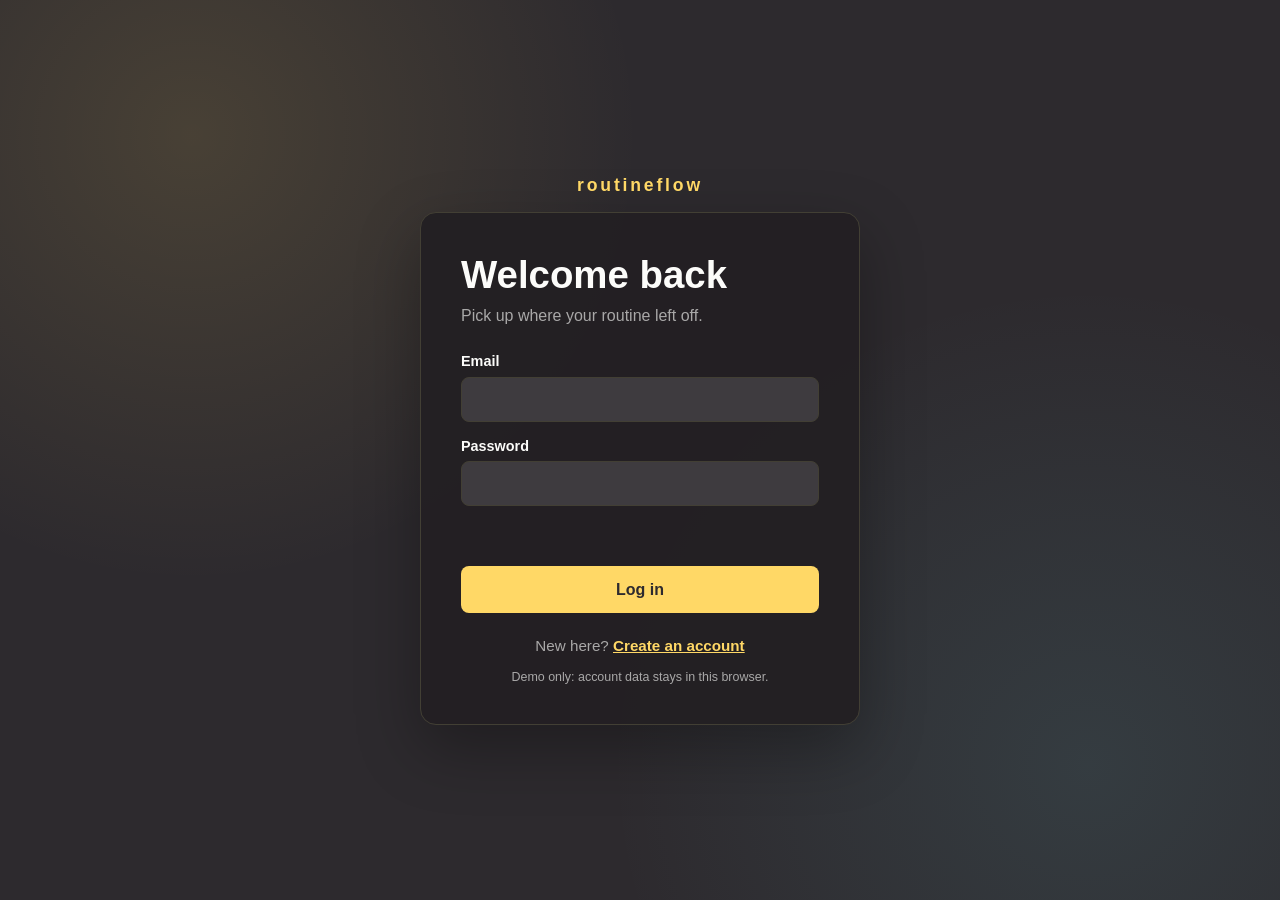
<file: index.html>
<!DOCTYPE html>
<html lang="en">
<head>
    <meta charset="UTF-8">
    <meta name="viewport" content="width=device-width, initial-scale=1.0">
    <title>Increase Productivity with us!</title>
    <link rel="stylesheet" href="styles.css">
</head>
<body>
    <div class="container">
        <!-- Header -->
        <header class="header">
            <div class="header-content">
                <h1 class="logo">routineFLow</h1>
                <div class="clock-header">
                    <div class="flip-clock-header">
                        <div class="flip-clock-field-header" id="clockHoursHeader">00</div>
                        <div class="flip-clock-divider-colon-header"></div>
                        <div class="flip-clock-field-header" id="clockMinutesHeader">00</div>
                    </div>
                </div>
                <div class="header-controls">
                    <button class="calendar-btn" id="calendarBtn" title="View calendar">📅 Calendar</button>
                    <button class="logs-btn" id="logsBtn" title="View activity logs">📋 Logs</button>
                    <button class="logout-btn" id="logoutBtn" title="Log out">↪ Logout</button>
                    <button class="theme-toggle" id="themeToggle" title="Toggle theme">
                        <span class="theme-icon">🌙</span>
                    </button>
                    <select class="theme-selector" id="themeSelector" title="Select theme">
                        <option value="monokaiPro">Monokai Pro</option>
                        <option value="dracula">Dracula</option>
                        <option value="gruvbox">Gruvbox</option>
                        <option value="nord">Nord</option>
                        <option value="tokyoNight">Tokyo Night</option>
                        <option value="catppuccin">Catppuccin</option>
                    </select>
                </div>
            </div>
        </header>

        <!-- Main Content -->
        <main class="main-content">
            <!-- Stats Section -->
            <section class="stats-section">
                <div class="stat-card">
                    <div class="stat-value" id="completedCount">0</div>
                    <div class="stat-label">Completed Today</div>
                </div>
                <div class="stat-card">
                    <div class="stat-value" id="totalCount">0</div>
                    <div class="stat-label">Total Routines</div>
                </div>
                <div class="stat-card">
                    <div class="stat-value" id="percentageCount">0%</div>
                    <div class="stat-label">Completion Rate</div>
                </div>
            </section>

            <!-- Input Section -->
            <section class="input-section">
                <div class="input-wrapper">
                    <input 
                        type="text" 
                        id="routineInput" 
                        class="routine-input" 
                        placeholder="Add a new routine..."
                        autocomplete="off"
                    >
                    <button class="add-btn" id="addBtn">Add Routine</button>
                    <button class="schedule-btn" id="scheduleBtn" title="Schedule routine to specific days">📅 Schedule</button>
                </div>
                <div class="filter-buttons">
                    <button class="filter-btn active" data-filter="all">All</button>
                    <button class="filter-btn" data-filter="pending">Pending</button>
                    <button class="filter-btn" data-filter="completed">Completed</button>
                </div>
            </section>

            <!-- Routines List -->
            <section class="routines-section">
                <div class="routines-list" id="routinesList">
                    <div class="empty-state">
                        <div class="empty-icon">✨</div>
                        <p>No routines yet. Start building your routine!</p>
                    </div>
                </div>
            </section>

            <!-- Clear Completed Button -->
            <section class="action-section">
                <button class="clear-btn" id="clearCompletedBtn">Clear Completed</button>
                <button class="reset-btn" id="resetBtn">Reset Today</button>
            </section>
        </main>

        <!-- Footer -->
        <footer class="footer">
            <p>routine checker · made with ✨</p>
        </footer>

        <!-- Schedule Modal -->
        <div class="schedule-modal" id="scheduleModal">
            <div class="schedule-modal-content">
                <div class="schedule-modal-header">
                    <h2>Schedule Routine</h2>
                    <button class="close-schedule-modal" id="closeScheduleModal">&times;</button>
                </div>
                <div class="schedule-form">
                    <div class="form-group">
                        <label for="scheduledRoutineText">Routine Name:</label>
                        <input type="text" id="scheduledRoutineText" class="form-input" placeholder="Enter routine name">
                    </div>
                    <div class="form-group">
                        <label for="periodSelect">Schedule Period:</label>
                        <select id="periodSelect" class="form-select">
                            <option value="weekly">Weekly (7 Days)</option>
                            <option value="monthly">Monthly (30 Days)</option>
                            <option value="yearly">Yearly (365 Days)</option>
                        </select>
                    </div>
                    <div class="calendar-container" id="calendarContainer"></div>
                    <div class="schedule-modal-actions">
                        <button class="cancel-schedule-btn" id="cancelScheduleBtn">Cancel</button>
                        <button class="save-schedule-btn" id="saveScheduleBtn">Save Schedule</button>
                    </div>
                </div>
            </div>
        </div>

        <!-- Logs Modal -->
        <div class="logs-modal" id="logsModal">
            <div class="logs-modal-content">
                <div class="logs-modal-header">
                    <h2>Activity Logs</h2>
                    <button class="close-logs-modal" id="closeLogsModal">&times;</button>
                </div>
                <div class="logs-list" id="logsList">
                    <div class="empty-state">
                        <div class="empty-icon">📋</div>
                        <p>No logs yet. Start using the app!</p>
                    </div>
                </div>
                <div class="logs-modal-footer">
                    <button class="clear-logs-btn" id="clearLogsBtn">Clear All Logs</button>
                </div>
            </div>
        </div>

        <!-- Calendar Modal -->
        <div class="calendar-modal" id="calendarModal">
            <div class="calendar-modal-content">
                <div class="calendar-modal-header">
                    <h2>Calendar</h2>
                    <button class="close-calendar-modal" id="closeCalendarModal">&times;</button>
                </div>
                <div class="flip-calendar">
                    <div class="calendar-header">
                        <button class="calendar-nav-btn" id="prevMonth">&lt;</button>
                        <div class="calendar-month-year" id="calendarMonthYear">January 2024</div>
                        <button class="calendar-nav-btn" id="nextMonth">&gt;</button>
                    </div>
                    <div class="calendar-weekdays">
                        <div class="weekday">Sun</div>
                        <div class="weekday">Mon</div>
                        <div class="weekday">Tue</div>
                        <div class="weekday">Wed</div>
                        <div class="weekday">Thu</div>
                        <div class="weekday">Fri</div>
                        <div class="weekday">Sat</div>
                    </div>
                    <div class="calendar-days" id="calendarDays"></div>
                </div>
            </div>
        </div>
    </div>

    <script src="script.js"></script>
</body>
</html>
</file>
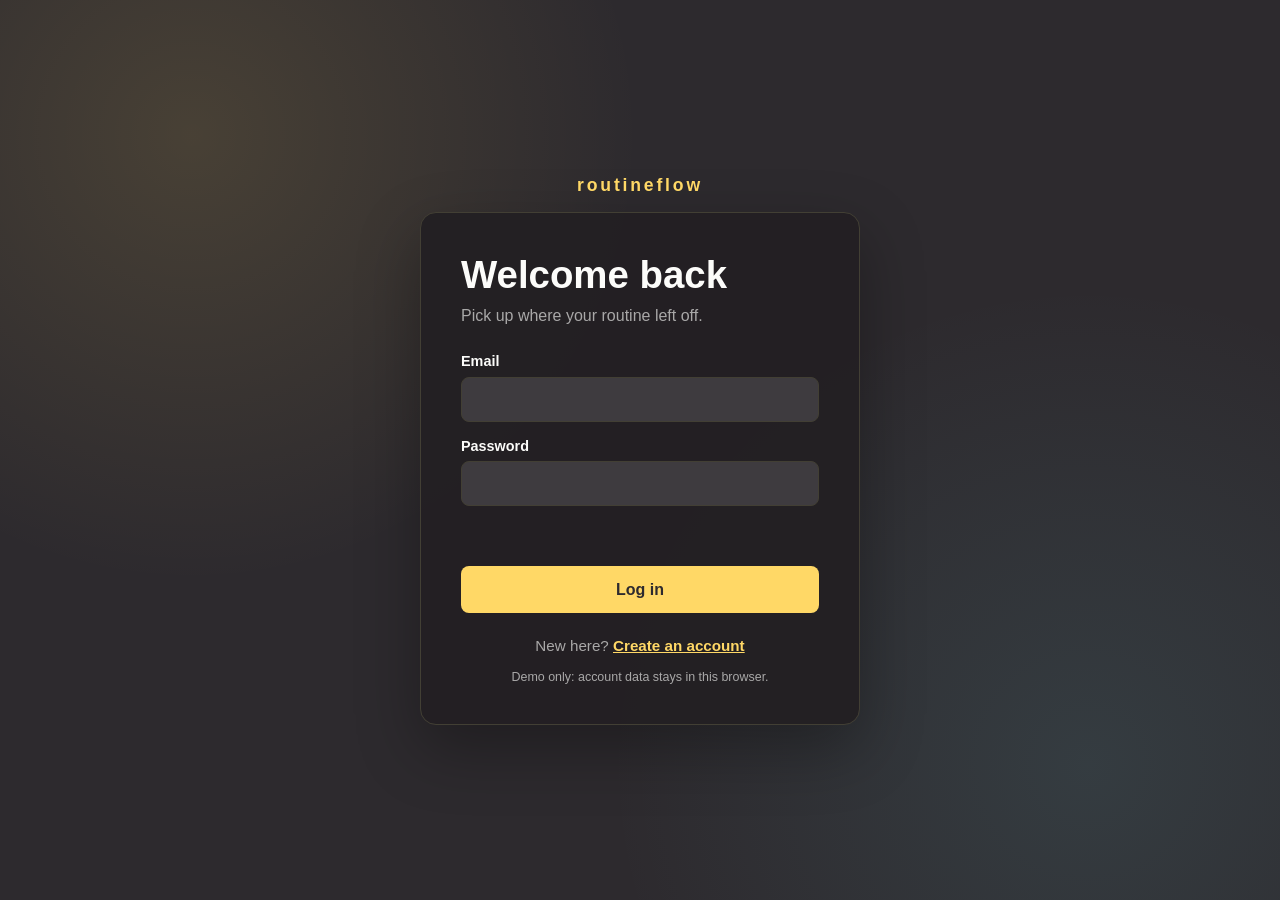
<file: login.html>
<!DOCTYPE html>
<html lang="en">
<head>
    <meta charset="UTF-8">
    <meta name="viewport" content="width=device-width, initial-scale=1.0">
    <title>Log in | routineFLow</title>
    <link rel="stylesheet" href="auth.css">
</head>
<body data-auth-mode="login">
    <main class="auth-shell">
        <p class="auth-brand">routineFLow</p>
        <section class="auth-card" aria-labelledby="login-title">
            <h1 id="login-title">Welcome back</h1>
            <p class="auth-intro">Pick up where your routine left off.</p>
            <form class="auth-form" id="authForm">
                <label for="email">Email
                    <input id="email" name="email" type="email" autocomplete="email" required>
                </label>
                <label for="password">Password
                    <input id="password" name="password" type="password" autocomplete="current-password" required>
                </label>
                <p class="auth-message" id="authMessage" role="alert"></p>
                <button class="auth-submit" type="submit">Log in</button>
            </form>
            <p class="auth-switch">New here? <a href="signup.html">Create an account</a></p>
            <p class="auth-note">Demo only: account data stays in this browser.</p>
        </section>
    </main>
    <script src="auth.js"></script>
</body>
</html>
</file>
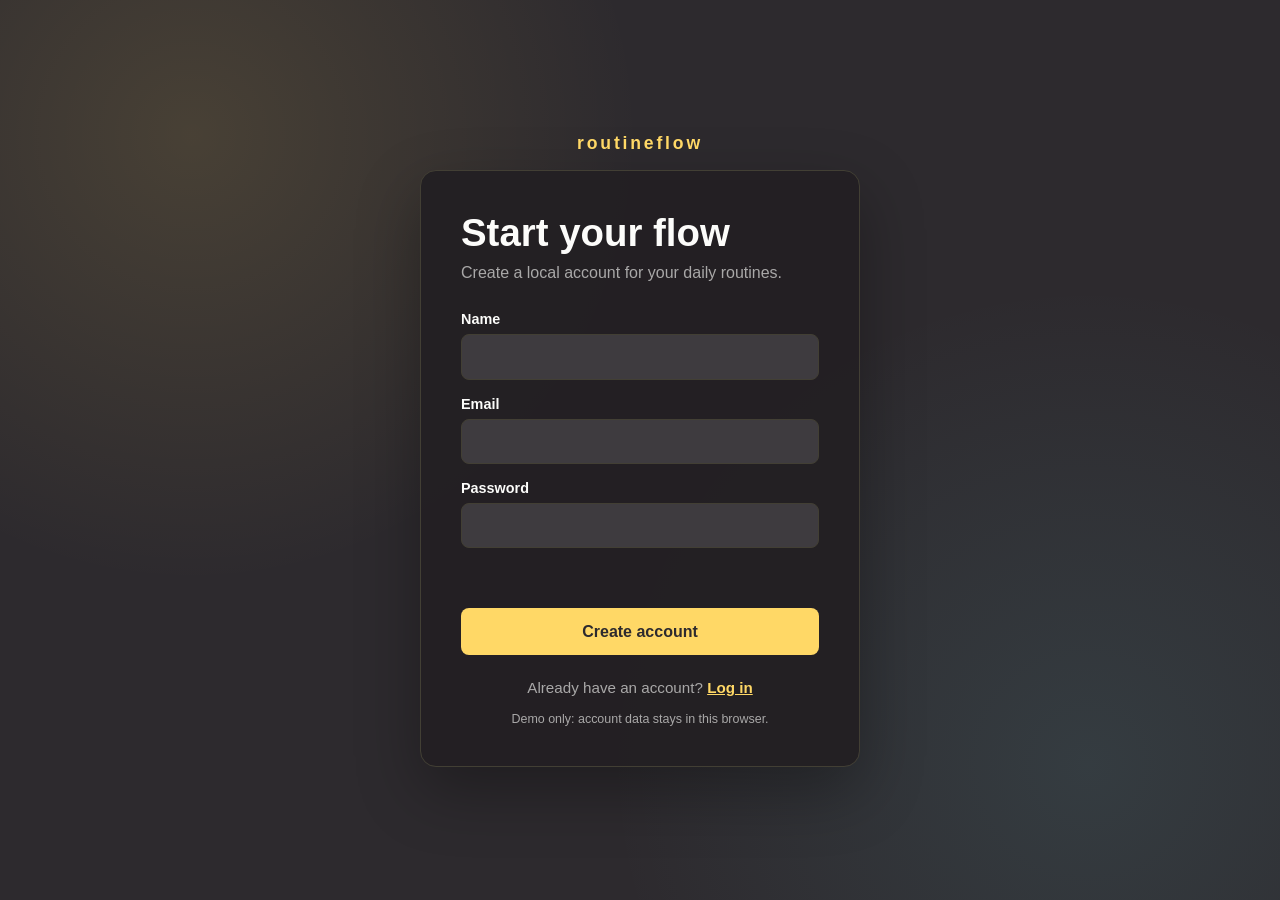
<file: signup.html>
<!DOCTYPE html>
<html lang="en">
<head>
    <meta charset="UTF-8">
    <meta name="viewport" content="width=device-width, initial-scale=1.0">
    <title>Sign up | routineFLow</title>
    <link rel="stylesheet" href="auth.css">
</head>
<body data-auth-mode="signup">
    <main class="auth-shell">
        <p class="auth-brand">routineFLow</p>
        <section class="auth-card" aria-labelledby="signup-title">
            <h1 id="signup-title">Start your flow</h1>
            <p class="auth-intro">Create a local account for your daily routines.</p>
            <form class="auth-form" id="authForm">
                <label for="name">Name
                    <input id="name" name="name" type="text" autocomplete="name" required>
                </label>
                <label for="email">Email
                    <input id="email" name="email" type="email" autocomplete="email" required>
                </label>
                <label for="password">Password
                    <input id="password" name="password" type="password" minlength="6" autocomplete="new-password" required>
                </label>
                <p class="auth-message" id="authMessage" role="alert"></p>
                <button class="auth-submit" type="submit">Create account</button>
            </form>
            <p class="auth-switch">Already have an account? <a href="login.html">Log in</a></p>
            <p class="auth-note">Demo only: account data stays in this browser.</p>
        </section>
    </main>
    <script src="auth.js"></script>
</body>
</html>
</file>
<file: styles.css>
/* ============================================
   ROUTINE CHECKER - MONKEYTYPE INSPIRED DESIGN
   ============================================ */

:root {
    /* Default Theme: Monokai Pro */
    --bg-primary: #2d2a2e;
    --bg-secondary: #221f22;
    --bg-tertiary: #3e3b3f;
    --text-primary: #fcfcfa;
    --text-secondary: #a9a8a8;
    --accent-primary: #ffd866;
    --accent-secondary: #ff6188;
    --accent-success: #a9dc76;
    --accent-highlight: #78dce8;
    --border-color: #423f34;
    --shadow: rgba(0, 0, 0, 0.3);
    
    /* Spacing */
    --spacing-xs: 0.25rem;
    --spacing-sm: 0.5rem;
    --spacing-md: 1rem;
    --spacing-lg: 1.5rem;
    --spacing-xl: 2rem;
    --spacing-2xl: 3rem;
    
    /* Border Radius */
    --radius-sm: 0.25rem;
    --radius-md: 0.5rem;
    --radius-lg: 1rem;
    
    /* Transitions */
    --transition-fast: 150ms cubic-bezier(0.4, 0, 0.2, 1);
    --transition-normal: 300ms cubic-bezier(0.4, 0, 0.2, 1);
    --transition-slow: 500ms cubic-bezier(0.4, 0, 0.2, 1);
}

/* ============================================
   LIGHT MODE
   ============================================ */
body.light-mode {
    --bg-primary: #f5f5f5;
    --bg-secondary: #ffffff;
    --bg-tertiary: #eeeeee;
    --text-primary: #2d2a2e;
    --text-secondary: #7a7a7a;
    --accent-primary: #ffd866;
    --accent-secondary: #ff6188;
    --accent-success: #a9dc76;
    --accent-highlight: #78dce8;
    --border-color: #e0e0e0;
    --shadow: rgba(0, 0, 0, 0.1);
}

/* ============================================
   THEME VARIATIONS
   ============================================ */

/* Dracula Theme */
body[data-theme="dracula"] {
    --bg-primary: #282a36;
    --bg-secondary: #21222c;
    --bg-tertiary: #44475a;
    --text-primary: #f8f8f2;
    --text-secondary: #6272a4;
    --accent-primary: #f1fa8c;
    --accent-secondary: #ff79c6;
    --accent-success: #50fa7b;
    --accent-highlight: #8be9fd;
    --border-color: #44475a;
}

body.light-mode[data-theme="dracula"] {
    --bg-primary: #f5f5f5;
    --bg-secondary: #ffffff;
    --bg-tertiary: #eeeeee;
    --text-primary: #282a36;
    --text-secondary: #6272a4;
    --accent-primary: #f1fa8c;
    --accent-secondary: #ff79c6;
    --accent-success: #50fa7b;
    --accent-highlight: #8be9fd;
    --border-color: #e0e0e0;
}

/* Gruvbox Theme */
body[data-theme="gruvbox"] {
    --bg-primary: #282828;
    --bg-secondary: #1d2021;
    --bg-tertiary: #3c3836;
    --text-primary: #ebdbb2;
    --text-secondary: #a89984;
    --accent-primary: #fabd2f;
    --accent-secondary: #fb4934;
    --accent-success: #b8bb26;
    --accent-highlight: #83a598;
    --border-color: #3c3836;
}

body.light-mode[data-theme="gruvbox"] {
    --bg-primary: #f9f5d5;
    --bg-secondary: #fbf1c7;
    --bg-tertiary: #f2e5bc;
    --text-primary: #282828;
    --text-secondary: #928374;
    --accent-primary: #fabd2f;
    --accent-secondary: #fb4934;
    --accent-success: #b8bb26;
    --accent-highlight: #83a598;
    --border-color: #e0d5c7;
}

/* Nord Theme */
body[data-theme="nord"] {
    --bg-primary: #2e3440;
    --bg-secondary: #3b4252;
    --bg-tertiary: #434c5e;
    --text-primary: #eceff4;
    --text-secondary: #81a1c1;
    --accent-primary: #ebcb8b;
    --accent-secondary: #bf616a;
    --accent-success: #a3be8c;
    --accent-highlight: #88c0d0;
    --border-color: #4c566a;
}

body.light-mode[data-theme="nord"] {
    --bg-primary: #f5f5f5;
    --bg-secondary: #ffffff;
    --bg-tertiary: #eeeeee;
    --text-primary: #2e3440;
    --text-secondary: #81a1c1;
    --accent-primary: #ebcb8b;
    --accent-secondary: #bf616a;
    --accent-success: #a3be8c;
    --accent-highlight: #88c0d0;
    --border-color: #e0e0e0;
}

/* Tokyo Night Theme */
body[data-theme="tokyoNight"] {
    --bg-primary: #1a1b26;
    --bg-secondary: #16161e;
    --bg-tertiary: #292e42;
    --text-primary: #c0caf5;
    --text-secondary: #565f89;
    --accent-primary: #e0af68;
    --accent-secondary: #f7768e;
    --accent-success: #9ece6a;
    --accent-highlight: #7aa2f7;
    --border-color: #292e42;
}

body.light-mode[data-theme="tokyoNight"] {
    --bg-primary: #f5f5f5;
    --bg-secondary: #ffffff;
    --bg-tertiary: #eeeeee;
    --text-primary: #3b3f52;
    --text-secondary: #7e8294;
    --accent-primary: #e0af68;
    --accent-secondary: #f7768e;
    --accent-success: #9ece6a;
    --accent-highlight: #7aa2f7;
    --border-color: #e0e0e0;
}

/* Catppuccin Theme */
body[data-theme="catppuccin"] {
    --bg-primary: #1e1e2e;
    --bg-secondary: #11111b;
    --bg-tertiary: #313244;
    --text-primary: #cdd6f4;
    --text-secondary: #6c7086;
    --accent-primary: #f9e2af;
    --accent-secondary: #f38ba8;
    --accent-success: #a6e3a1;
    --accent-highlight: #89b4fa;
    --border-color: #313244;
}

body.light-mode[data-theme="catppuccin"] {
    --bg-primary: #f5f5f5;
    --bg-secondary: #ffffff;
    --bg-tertiary: #eeeeee;
    --text-primary: #4c4f69;
    --text-secondary: #8c8fa1;
    --accent-primary: #f9e2af;
    --accent-secondary: #f38ba8;
    --accent-success: #a6e3a1;
    --accent-highlight: #89b4fa;
    --border-color: #e0e0e0;
}

/* ============================================
   GLOBAL STYLES
   ============================================ */

* {
    margin: 0;
    padding: 0;
    box-sizing: border-box;
}

html {
    scroll-behavior: smooth;
}

body {
    font-family: 'Segoe UI', 'Roboto', 'Oxygen', 'Ubuntu', 'Cantarell', sans-serif;
    background-color: var(--bg-primary);
    color: var(--text-primary);
    transition: background-color var(--transition-normal), color var(--transition-normal);
    line-height: 1.6;
    letter-spacing: 0.5px;
}

/* ============================================
   CONTAINER & LAYOUT
   ============================================ */

.container {
    display: flex;
    flex-direction: column;
    min-height: 100vh;
    width: 100%;
    padding: 0;
}

/* ============================================
   HEADER
   ============================================ */

.header {
    background-color: var(--bg-secondary);
    border-bottom: 1px solid var(--border-color);
    padding: var(--spacing-xl) var(--spacing-lg);
    position: sticky;
    top: 0;
    z-index: 100;
    box-shadow: 0 2px 8px var(--shadow);
}

.header-content {
    display: flex;
    justify-content: space-between;
    align-items: center;
    gap: var(--spacing-lg);
}

.logo {
    font-size: 1.75rem;
    font-weight: 600;
    letter-spacing: 2px;
    color: var(--accent-primary);
    text-transform: lowercase;
    text-shadow: 0 2px 8px var(--shadow);
    flex-shrink: 0;
}

.clock-header {
    display: flex;
    align-items: center;
    flex: 1;
    justify-content: center;
}

.flip-clock-header {
    display: flex;
    align-items: center;
    gap: var(--spacing-sm);
    background: linear-gradient(135deg, rgba(255, 216, 102, 0.1), rgba(120, 220, 232, 0.1));
    padding: var(--spacing-md) var(--spacing-lg);
    border-radius: var(--radius-md);
    border: 1px solid var(--border-color);
}

.flip-clock-field-header {
    font-size: 1.5rem;
    font-weight: 700;
    font-variant-numeric: tabular-nums;
    color: var(--accent-primary);
    text-shadow: 0 0 10px var(--accent-primary);
    font-family: 'Monaco', 'Courier New', monospace;
    letter-spacing: 0.1em;
    min-width: 45px;
    text-align: center;
}

.flip-clock-divider-colon-header {
    font-size: 1.3rem;
    font-weight: bold;
    color: var(--accent-primary);
    text-shadow: 0 0 10px var(--accent-primary);
    letter-spacing: -8px;
}

.flip-clock-divider-colon-header::before {
    content: ':';
}

.header-controls {
    display: flex;
    gap: var(--spacing-md);
    align-items: center;
    flex-shrink: 0;
}

.calendar-btn {
    background-color: var(--bg-tertiary);
    border: 1px solid var(--border-color);
    color: var(--text-primary);
    padding: var(--spacing-sm) var(--spacing-md);
    border-radius: var(--radius-md);
    cursor: pointer;
    font-weight: 600;
    font-size: 0.95rem;
    transition: all var(--transition-fast);
    text-transform: uppercase;
    letter-spacing: 0.5px;
    display: flex;
    align-items: center;
    gap: var(--spacing-sm);
}

.calendar-btn:hover {
    background-color: var(--accent-highlight);
    color: var(--bg-primary);
    border-color: var(--accent-highlight);
    transform: translateY(-2px);
}

.calendar-btn:active {
    transform: translateY(0);
}

.theme-toggle {
    background-color: var(--bg-tertiary);
    border: 1px solid var(--border-color);
    color: var(--text-primary);
    width: 40px;
    height: 40px;
    border-radius: var(--radius-md);
    cursor: pointer;
    font-size: 1.2rem;
    display: flex;
    align-items: center;
    justify-content: center;
    transition: all var(--transition-fast);
}

.theme-toggle:hover {
    background-color: var(--accent-primary);
    color: var(--bg-primary);
    transform: scale(1.05);
}

.theme-selector {
    background-color: var(--bg-tertiary);
    border: 1px solid var(--border-color);
    color: var(--text-primary);
    padding: var(--spacing-sm) var(--spacing-md);
    border-radius: var(--radius-md);
    cursor: pointer;
    font-size: 0.95rem;
    transition: all var(--transition-fast);
    font-weight: 500;
}

.theme-selector:hover {
    background-color: var(--bg-tertiary);
    border-color: var(--accent-primary);
}

.theme-selector:focus {
    outline: none;
    border-color: var(--accent-primary);
    box-shadow: 0 0 0 2px rgba(255, 216, 102, 0.2);
}

/* ============================================
   CALENDAR MODAL
   ============================================ */

.calendar-modal {
    display: none;
    position: fixed;
    top: 0;
    left: 0;
    right: 0;
    bottom: 0;
    background-color: rgba(0, 0, 0, 0.7);
    z-index: 1000;
    align-items: center;
    justify-content: center;
    animation: fadeIn 200ms ease-out;
}

.calendar-modal.active {
    display: flex;
}

.calendar-modal-content {
    background-color: var(--bg-secondary);
    border: 1px solid var(--border-color);
    border-radius: var(--radius-lg);
    padding: var(--spacing-xl);
    max-width: 600px;
    width: 90%;
    max-height: 80vh;
    overflow: hidden;
    box-shadow: 0 8px 32px rgba(0, 0, 0, 0.5);
}

.calendar-modal-header {
    display: flex;
    justify-content: space-between;
    align-items: center;
    margin-bottom: var(--spacing-lg);
    border-bottom: 1px solid var(--border-color);
    padding-bottom: var(--spacing-lg);
}

.calendar-modal-header h2 {
    color: var(--text-primary);
    font-size: 1.5rem;
}

.close-calendar-modal {
    background: none;
    border: none;
    color: var(--text-primary);
    font-size: 2rem;
    cursor: pointer;
    transition: color var(--transition-fast);
}

.close-calendar-modal:hover {
    color: var(--accent-secondary);
}

/* ============================================
   DATETIME SECTION (CLOCK & CALENDAR)
   ============================================ */

/* ============================================
   MAIN CONTENT
   ============================================ */

.main-content {
    flex: 1;
    padding: var(--spacing-2xl) var(--spacing-lg);
}

/* ============================================
   CALENDAR STYLES
   ============================================ */

.flip-calendar {
    background: linear-gradient(135deg, var(--bg-tertiary) 0%, var(--bg-secondary) 100%);
    border: 2px solid var(--border-color);
    border-radius: var(--radius-lg);
    padding: var(--spacing-xl);
    box-shadow: 0 10px 30px var(--shadow), inset 0 1px 0 rgba(255, 255, 255, 0.1);
    min-width: 300px;
    position: relative;
}

.flip-calendar::before {
    content: '';
    position: absolute;
    top: 0;
    left: 0;
    right: 0;
    bottom: 0;
    background: repeating-linear-gradient(
        0deg,
        rgba(255, 255, 255, 0.03) 0px,
        rgba(255, 255, 255, 0.03) 1px,
        transparent 1px,
        transparent 2px
    );
    border-radius: var(--radius-lg);
    pointer-events: none;
}

.calendar-header {
    display: flex;
    justify-content: space-between;
    align-items: center;
    margin-bottom: var(--spacing-lg);
    gap: var(--spacing-md);
}

.calendar-nav-btn {
    background-color: var(--accent-primary);
    border: none;
    color: var(--bg-primary);
    width: 36px;
    height: 36px;
    border-radius: var(--radius-md);
    cursor: pointer;
    font-weight: 700;
    font-size: 1.2rem;
    transition: all var(--transition-fast);
    display: flex;
    align-items: center;
    justify-content: center;
    box-shadow: 0 4px 12px rgba(255, 216, 102, 0.2);
}

.calendar-nav-btn:hover {
    transform: translateY(-2px) scale(1.05);
    box-shadow: 0 6px 16px rgba(255, 216, 102, 0.4);
}

.calendar-nav-btn:active {
    transform: translateY(0);
}

.calendar-month-year {
    font-size: 1.3rem;
    font-weight: 700;
    color: var(--accent-primary);
    text-shadow: 0 0 10px var(--accent-primary);
    letter-spacing: 1px;
    text-transform: uppercase;
    flex: 1;
    text-align: center;
    font-family: 'Monaco', 'Courier New', monospace;
}

.calendar-weekdays {
    display: grid;
    grid-template-columns: repeat(7, 1fr);
    gap: var(--spacing-sm);
    margin-bottom: var(--spacing-lg);
}

.weekday {
    text-align: center;
    font-weight: 700;
    font-size: 0.8rem;
    color: var(--text-secondary);
    text-transform: uppercase;
    letter-spacing: 1px;
    padding: var(--spacing-sm);
}

.calendar-days {
    display: grid;
    grid-template-columns: repeat(7, 1fr);
    gap: var(--spacing-sm);
}

.calendar-day {
    aspect-ratio: 1 / 1;
    display: flex;
    align-items: center;
    justify-content: center;
    background-color: var(--bg-secondary);
    border: 1px solid var(--border-color);
    border-radius: var(--radius-md);
    color: var(--text-primary);
    font-weight: 600;
    cursor: default;
    font-size: 0.95rem;
    transition: all var(--transition-fast);
    position: relative;
}

.calendar-day:hover {
    border-color: var(--accent-highlight);
    transform: translateY(-2px);
}

.calendar-day.today {
    background: linear-gradient(135deg, var(--accent-primary) 0%, var(--accent-highlight) 100%);
    color: var(--bg-primary);
    border-color: var(--accent-primary);
    font-weight: 700;
    box-shadow: 0 4px 12px rgba(255, 216, 102, 0.3);
}

.calendar-day.other-month {
    color: var(--text-secondary);
    opacity: 0.5;
}

/* ============================================
   STATS SECTION
   ============================================ */

.stats-section {
    display: grid;
    grid-template-columns: repeat(auto-fit, minmax(150px, 1fr));
    gap: var(--spacing-lg);
    margin-bottom: var(--spacing-2xl);
}

.stat-card {
    background-color: var(--bg-secondary);
    border: 1px solid var(--border-color);
    border-radius: var(--radius-lg);
    padding: var(--spacing-lg);
    text-align: center;
    transition: all var(--transition-normal);
    cursor: default;
}

.stat-card:hover {
    transform: translateY(-2px);
    border-color: var(--accent-primary);
    box-shadow: 0 8px 24px var(--shadow);
}

.stat-value {
    font-size: 2rem;
    font-weight: 700;
    color: var(--accent-primary);
    margin-bottom: var(--spacing-sm);
    font-variant-numeric: tabular-nums;
}

.stat-label {
    font-size: 0.85rem;
    color: var(--text-secondary);
    text-transform: uppercase;
    letter-spacing: 1px;
    font-weight: 600;
}

/* ============================================
   INPUT SECTION
   ============================================ */

.input-section {
    margin-bottom: var(--spacing-2xl);
}

.input-wrapper {
    display: flex;
    gap: var(--spacing-md);
    margin-bottom: var(--spacing-lg);
}

.routine-input {
    flex: 1;
    background-color: var(--bg-secondary);
    border: 1px solid var(--border-color);
    color: var(--text-primary);
    padding: var(--spacing-md) var(--spacing-lg);
    border-radius: var(--radius-md);
    font-size: 1rem;
    transition: all var(--transition-normal);
    font-family: inherit;
}

.routine-input::placeholder {
    color: var(--text-secondary);
}

.routine-input:focus {
    outline: none;
    border-color: var(--accent-primary);
    box-shadow: 0 0 0 3px rgba(255, 216, 102, 0.15);
}

.add-btn {
    background-color: var(--accent-primary);
    border: none;
    color: var(--bg-primary);
    padding: var(--spacing-md) var(--spacing-xl);
    border-radius: var(--radius-md);
    cursor: pointer;
    font-weight: 600;
    font-size: 1rem;
    transition: all var(--transition-fast);
    text-transform: uppercase;
    letter-spacing: 1px;
}

.add-btn:hover {
    transform: translateY(-2px);
    box-shadow: 0 8px 16px rgba(255, 216, 102, 0.3);
}

.add-btn:active {
    transform: translateY(0);
}

.schedule-btn {
    background-color: var(--accent-highlight);
    border: none;
    color: var(--bg-primary);
    padding: var(--spacing-md) var(--spacing-xl);
    border-radius: var(--radius-md);
    cursor: pointer;
    font-weight: 600;
    font-size: 1rem;
    transition: all var(--transition-fast);
    text-transform: uppercase;
    letter-spacing: 1px;
}

.schedule-btn:hover {
    transform: translateY(-2px);
    box-shadow: 0 8px 16px rgba(120, 220, 232, 0.3);
}

.schedule-btn:active {
    transform: translateY(0);
}

/* ============================================
   SCHEDULE MODAL
   ============================================ */

.schedule-modal {
    display: none;
    position: fixed;
    top: 0;
    left: 0;
    right: 0;
    bottom: 0;
    background-color: rgba(0, 0, 0, 0.7);
    z-index: 1000;
    align-items: center;
    justify-content: center;
}

.schedule-modal.active {
    display: flex;
}

.schedule-modal-content {
    background-color: var(--bg-secondary);
    border: 1px solid var(--border-color);
    border-radius: var(--radius-lg);
    padding: var(--spacing-xl);
    max-width: 600px;
    width: 90%;
    max-height: 80vh;
    overflow-y: auto;
    box-shadow: 0 8px 32px rgba(0, 0, 0, 0.5);
}

.schedule-modal-header {
    display: flex;
    justify-content: space-between;
    align-items: center;
    margin-bottom: var(--spacing-lg);
}

.schedule-modal-header h2 {
    color: var(--text-primary);
    font-size: 1.5rem;
}

.close-schedule-modal {
    background: none;
    border: none;
    color: var(--text-primary);
    font-size: 2rem;
    cursor: pointer;
    transition: color var(--transition-fast);
}

.close-schedule-modal:hover {
    color: var(--accent-secondary);
}

.schedule-form {
    display: flex;
    flex-direction: column;
    gap: var(--spacing-lg);
}

.form-group {
    display: flex;
    flex-direction: column;
    gap: var(--spacing-sm);
}

.form-group label {
    color: var(--text-primary);
    font-weight: 600;
    font-size: 0.95rem;
}

.form-input,
.form-select {
    background-color: var(--bg-tertiary);
    border: 1px solid var(--border-color);
    color: var(--text-primary);
    padding: var(--spacing-md);
    border-radius: var(--radius-md);
    font-size: 1rem;
    transition: all var(--transition-fast);
}

.form-input:focus,
.form-select:focus {
    outline: none;
    border-color: var(--accent-primary);
    box-shadow: 0 0 0 3px rgba(255, 216, 102, 0.15);
}

.calendar-container {
    border: 1px solid var(--border-color);
    border-radius: var(--radius-md);
    padding: var(--spacing-lg);
    background-color: var(--bg-tertiary);
}

.calendar-container h3 {
    color: var(--text-primary);
    margin-bottom: var(--spacing-md);
    font-size: 1.1rem;
}

.calendar-grid {
    display: grid;
    grid-template-columns: repeat(auto-fit, minmax(50px, 1fr));
    gap: var(--spacing-md);
}

.calendar-day {
    background-color: var(--bg-secondary);
    border: 2px solid var(--border-color);
    color: var(--text-primary);
    padding: var(--spacing-md);
    border-radius: var(--radius-md);
    cursor: pointer;
    font-weight: 600;
    transition: all var(--transition-fast);
}

.calendar-day:hover {
    border-color: var(--accent-primary);
    transform: scale(1.05);
}

.calendar-day.selected {
    background-color: var(--accent-primary);
    color: var(--bg-primary);
    border-color: var(--accent-primary);
}

.schedule-modal-actions {
    display: flex;
    gap: var(--spacing-md);
    justify-content: flex-end;
    margin-top: var(--spacing-lg);
}

.cancel-schedule-btn,
.save-schedule-btn {
    padding: var(--spacing-md) var(--spacing-xl);
    border: none;
    border-radius: var(--radius-md);
    font-weight: 600;
    cursor: pointer;
    font-size: 0.95rem;
    transition: all var(--transition-fast);
}

.cancel-schedule-btn {
    background-color: var(--bg-tertiary);
    color: var(--text-primary);
    border: 1px solid var(--border-color);
}

.cancel-schedule-btn:hover {
    background-color: var(--accent-secondary);
    color: #ffffff;
    border-color: var(--accent-secondary);
}

.save-schedule-btn {
    background-color: var(--accent-success);
    color: var(--bg-primary);
}

.save-schedule-btn:hover {
    transform: translateY(-2px);
    box-shadow: 0 4px 12px rgba(169, 220, 118, 0.3);
}

/* ============================================
   FILTER BUTTONS
   ============================================ */

.filter-buttons {
    display: flex;
    gap: var(--spacing-md);
    flex-wrap: wrap;
}

.filter-btn {
    background-color: var(--bg-secondary);
    border: 1px solid var(--border-color);
    color: var(--text-primary);
    padding: var(--spacing-sm) var(--spacing-lg);
    border-radius: var(--radius-md);
    cursor: pointer;
    font-size: 0.95rem;
    font-weight: 500;
    transition: all var(--transition-fast);
    text-transform: capitalize;
}

.filter-btn:hover {
    border-color: var(--accent-primary);
    color: var(--accent-primary);
}

.filter-btn.active {
    background-color: var(--accent-primary);
    color: var(--bg-primary);
    border-color: var(--accent-primary);
}

/* ============================================
   ROUTINES SECTION
   ============================================ */

.routines-section {
    margin-bottom: var(--spacing-2xl);
}

.routines-list {
    display: flex;
    flex-direction: column;
    gap: var(--spacing-md);
}

.routine-item {
    background-color: var(--bg-secondary);
    border: 1px solid var(--border-color);
    border-radius: var(--radius-md);
    padding: var(--spacing-lg);
    display: flex;
    align-items: center;
    gap: var(--spacing-lg);
    transition: all var(--transition-normal);
    animation: slideIn 300ms ease-out;
}

@keyframes slideIn {
    from {
        opacity: 0;
        transform: translateY(-10px);
    }
    to {
        opacity: 1;
        transform: translateY(0);
    }
}

.routine-item:hover {
    border-color: var(--accent-primary);
    box-shadow: 0 4px 12px var(--shadow);
    transform: translateX(4px);
}

.routine-item.completed {
    opacity: 0.6;
}

.routine-item.completed .routine-text {
    text-decoration: line-through;
    color: var(--text-secondary);
}

.routine-item.dragging {
    opacity: 0.5;
    transform: rotate(2deg);
}

.routine-item.drag-over {
    border-color: var(--accent-highlight);
    background-color: rgba(120, 220, 232, 0.1);
    box-shadow: inset 0 0 8px rgba(120, 220, 232, 0.2);
}

.drag-handle {
    cursor: grab;
    color: var(--text-secondary);
    font-size: 1.2rem;
    user-select: none;
    transition: color var(--transition-fast);
    flex-shrink: 0;
    padding: var(--spacing-xs);
}

.drag-handle:hover {
    color: var(--accent-highlight);
}

.drag-handle:active {
    cursor: grabbing;
}

.routine-checkbox {
    width: 24px;
    height: 24px;
    cursor: pointer;
    appearance: none;
    background-color: var(--bg-tertiary);
    border: 2px solid var(--border-color);
    border-radius: var(--radius-sm);
    transition: all var(--transition-fast);
    flex-shrink: 0;
    position: relative;
}

.routine-checkbox:hover {
    border-color: var(--accent-success);
    box-shadow: 0 0 8px rgba(169, 220, 118, 0.2);
}

.routine-checkbox:checked {
    background-color: var(--accent-success);
    border-color: var(--accent-success);
}

.routine-checkbox:checked::after {
    content: '✓';
    position: absolute;
    top: -2px;
    left: 3px;
    color: var(--bg-primary);
    font-weight: bold;
    font-size: 16px;
}

.routine-content {
    flex: 1;
    display: flex;
    flex-direction: column;
    gap: var(--spacing-xs);
}

.routine-text {
    font-size: 1.05rem;
    font-weight: 500;
    color: var(--text-primary);
    word-break: break-word;
}

.routine-time {
    font-size: 0.85rem;
    color: var(--text-secondary);
}

.routine-actions {
    display: flex;
    gap: var(--spacing-sm);
}

.edit-btn,
.delete-btn {
    background: none;
    border: none;
    color: var(--text-secondary);
    cursor: pointer;
    font-size: 1.2rem;
    transition: all var(--transition-fast);
    padding: var(--spacing-xs);
}

.edit-btn:hover {
    color: var(--accent-highlight);
    transform: scale(1.2);
}

.delete-btn:hover {
    color: var(--accent-secondary);
    transform: scale(1.2);
}

.empty-state {
    text-align: center;
    padding: var(--spacing-2xl);
    color: var(--text-secondary);
}

.empty-icon {
    font-size: 3rem;
    margin-bottom: var(--spacing-lg);
    animation: float 3s ease-in-out infinite;
}

@keyframes float {
    0%, 100% {
        transform: translateY(0px);
    }
    50% {
        transform: translateY(-10px);
    }
}

/* ============================================
   ACTION SECTION
   ============================================ */

.action-section {
    display: flex;
    gap: var(--spacing-md);
    justify-content: center;
    flex-wrap: wrap;
    margin-bottom: var(--spacing-xl);
}

/* ============================================
   LOGS BUTTON & MODAL
   ============================================ */

.logs-btn {
    background-color: var(--bg-tertiary);
    border: 1px solid var(--border-color);
    color: var(--text-primary);
    padding: var(--spacing-sm) var(--spacing-md);
    border-radius: var(--radius-md);
    cursor: pointer;
    font-weight: 600;
    font-size: 0.95rem;
    transition: all var(--transition-fast);
    text-transform: uppercase;
    letter-spacing: 0.5px;
    display: flex;
    align-items: center;
    gap: var(--spacing-sm);
}

.logs-btn:hover {
    background-color: var(--accent-highlight);
    color: var(--bg-primary);
    border-color: var(--accent-highlight);
    transform: translateY(-2px);
}

.logout-btn {
    background-color: transparent;
    border: 1px solid var(--accent-secondary);
    color: var(--accent-secondary);
    padding: var(--spacing-sm) var(--spacing-md);
    border-radius: var(--radius-md);
    cursor: pointer;
    font-weight: 600;
    font-size: 0.95rem;
    transition: all var(--transition-fast);
}

.logout-btn:hover {
    background-color: var(--accent-secondary);
    color: var(--bg-primary);
    transform: translateY(-2px);
}

.logs-btn:active {
    transform: translateY(0);
}

.logs-modal {
    display: none;
    position: fixed;
    top: 0;
    left: 0;
    right: 0;
    bottom: 0;
    background-color: rgba(0, 0, 0, 0.7);
    z-index: 1000;
    align-items: center;
    justify-content: center;
    animation: fadeIn 200ms ease-out;
}

@keyframes fadeIn {
    from {
        opacity: 0;
    }
    to {
        opacity: 1;
    }
}

.logs-modal.active {
    display: flex;
}

.logs-modal-content {
    background-color: var(--bg-secondary);
    border: 1px solid var(--border-color);
    border-radius: var(--radius-lg);
    padding: var(--spacing-xl);
    max-width: 600px;
    width: 90%;
    max-height: 80vh;
    overflow: hidden;
    box-shadow: 0 8px 32px rgba(0, 0, 0, 0.5);
    display: flex;
    flex-direction: column;
}

.logs-modal-header {
    display: flex;
    justify-content: space-between;
    align-items: center;
    margin-bottom: var(--spacing-lg);
    border-bottom: 1px solid var(--border-color);
    padding-bottom: var(--spacing-lg);
}

.logs-modal-header h2 {
    color: var(--text-primary);
    font-size: 1.5rem;
}

.close-logs-modal {
    background: none;
    border: none;
    color: var(--text-primary);
    font-size: 2rem;
    cursor: pointer;
    transition: color var(--transition-fast);
}

.close-logs-modal:hover {
    color: var(--accent-secondary);
}

.logs-list {
    flex: 1;
    overflow-y: auto;
    margin-bottom: var(--spacing-lg);
    padding-right: var(--spacing-md);
}

/* Custom scrollbar for logs */
.logs-list::-webkit-scrollbar {
    width: 6px;
}

.logs-list::-webkit-scrollbar-track {
    background: var(--bg-tertiary);
    border-radius: var(--radius-md);
}

.logs-list::-webkit-scrollbar-thumb {
    background: var(--border-color);
    border-radius: var(--radius-md);
}

.logs-list::-webkit-scrollbar-thumb:hover {
    background: var(--accent-primary);
}

.log-item {
    background-color: var(--bg-tertiary);
    border-left: 3px solid var(--accent-primary);
    border-radius: var(--radius-md);
    padding: var(--spacing-lg);
    margin-bottom: var(--spacing-md);
    transition: all var(--transition-fast);
    animation: slideIn 300ms ease-out;
}

.log-item:hover {
    background-color: rgba(255, 216, 102, 0.05);
    transform: translateX(4px);
}

.log-timestamp {
    font-size: 0.8rem;
    color: var(--text-secondary);
    margin-bottom: var(--spacing-sm);
    text-transform: uppercase;
    letter-spacing: 0.5px;
}

.log-content {
    display: flex;
    flex-direction: column;
    gap: var(--spacing-xs);
}

.log-action {
    color: var(--text-primary);
    font-weight: 600;
    font-size: 0.95rem;
}

.log-details {
    color: var(--text-secondary);
    font-size: 0.85rem;
    font-style: italic;
}

.logs-modal-footer {
    border-top: 1px solid var(--border-color);
    padding-top: var(--spacing-lg);
    display: flex;
    gap: var(--spacing-md);
    justify-content: flex-end;
}

.clear-logs-btn {
    background-color: var(--accent-secondary);
    border: none;
    color: white;
    padding: var(--spacing-md) var(--spacing-lg);
    border-radius: var(--radius-md);
    cursor: pointer;
    font-weight: 600;
    font-size: 0.95rem;
    transition: all var(--transition-fast);
    text-transform: uppercase;
    letter-spacing: 0.5px;
}

.clear-logs-btn:hover {
    transform: translateY(-2px);
    box-shadow: 0 4px 12px rgba(255, 97, 136, 0.3);
}

.clear-logs-btn:active {
    transform: translateY(0);
}

.clear-btn,
.reset-btn {
    background-color: transparent;
    border: 1px solid var(--border-color);
    color: var(--text-primary);
    padding: var(--spacing-md) var(--spacing-lg);
    border-radius: var(--radius-md);
    cursor: pointer;
    font-weight: 600;
    font-size: 0.95rem;
    transition: all var(--transition-fast);
    text-transform: uppercase;
    letter-spacing: 0.5px;
}

.clear-btn:hover {
    border-color: var(--accent-secondary);
    color: var(--accent-secondary);
    background-color: rgba(255, 97, 136, 0.1);
}

.reset-btn:hover {
    border-color: var(--accent-highlight);
    color: var(--accent-highlight);
    background-color: rgba(120, 220, 232, 0.1);
}

/* ============================================
   FOOTER
   ============================================ */

.footer {
    background-color: var(--bg-secondary);
    border-top: 1px solid var(--border-color);
    padding: var(--spacing-lg);
    text-align: center;
    color: var(--text-secondary);
    font-size: 0.9rem;
    margin-top: auto;
}

/* ============================================
   RESPONSIVE DESIGN
   ============================================ */

@media (max-width: 768px) {
    .main-content {
        padding: var(--spacing-lg) var(--spacing-md);
    }

    .header-content {
        flex-direction: column;
        gap: var(--spacing-md);
    }

    .header-controls {
        width: 100%;
        justify-content: center;
        flex-wrap: wrap;
    }

    .logs-btn {
        font-size: 0.85rem;
        padding: var(--spacing-sm) var(--spacing-md);
    }

    .header-content {
        flex-direction: row;
        gap: var(--spacing-md);
    }

    .header-controls {
        flex-wrap: wrap;
    }

    .clock-header {
        flex: 1;
    }

    .flip-clock-header {
        padding: var(--spacing-md) var(--spacing-lg);
    }

    .flip-clock-field-header {
        font-size: 1.2rem;
        min-width: 40px;
    }

    .logs-btn,
    .calendar-btn {
        font-size: 0.85rem;
        padding: var(--spacing-sm) var(--spacing-md);
    }

    .stats-section {
        grid-template-columns: repeat(auto-fit, minmax(100px, 1fr));
        gap: var(--spacing-md);
    }

    .stat-value {
        font-size: 1.5rem;
    }

    .input-wrapper {
        flex-direction: column;
    }

    .add-btn,
    .schedule-btn {
        width: 100%;
    }

    .routine-item {
        flex-direction: column;
        align-items: flex-start;
        gap: var(--spacing-md);
    }

    .routine-actions {
        width: 100%;
        justify-content: flex-end;
    }

    .filter-buttons {
        flex-direction: column;
    }

    .filter-btn {
        width: 100%;
    }

    .action-section {
        flex-direction: column;
    }

    .clear-btn,
    .reset-btn {
        width: 100%;
    }

    .schedule-modal-content {
        width: 95%;
        padding: var(--spacing-lg);
        max-height: 90vh;
    }

    .logs-modal-content {
        width: 95%;
        padding: var(--spacing-lg);
        max-height: 90vh;
    }

    .calendar-grid {
        grid-template-columns: repeat(4, 1fr);
    }

    .schedule-modal-actions {
        flex-direction: column;
    }

    .cancel-schedule-btn,
    .save-schedule-btn {
        width: 100%;
    }
}

@media (max-width: 480px) {
    .container {
        min-height: 100vh;
    }

    .header {
        padding: var(--spacing-lg) var(--spacing-md);
    }

    .logo {
        font-size: 1.5rem;
    }

    .header-controls {
        gap: var(--spacing-sm);
    }

    .logs-btn {
        font-size: 0.75rem;
        padding: var(--spacing-xs) var(--spacing-sm);
        white-space: nowrap;
    }

    .calendar-btn {
        font-size: 0.75rem;
        padding: var(--spacing-xs) var(--spacing-sm);
        white-space: nowrap;
    }

    .header-content {
        flex-direction: row;
        gap: var(--spacing-sm);
    }

    .logo {
        font-size: 1.25rem;
    }

    .clock-header {
        display: none;
    }

    .header-controls {
        gap: var(--spacing-xs);
    }

    .theme-selector {
        display: none;
    }

    .flip-calendar {
        min-width: auto;
        padding: var(--spacing-lg);
    }

    .calendar-month-year {
        font-size: 1.1rem;
    }

    .calendar-day {
        font-size: 0.85rem;
    }

    .stat-card {
        padding: var(--spacing-md);
    }

    .stat-value {
        font-size: 1.25rem;
    }

    .stat-label {
        font-size: 0.75rem;
    }

    .routine-text {
        font-size: 1rem;
    }

    .logs-modal-content {
        width: 98%;
        padding: var(--spacing-md);
        max-height: 85vh;
    }

    .log-item {
        padding: var(--spacing-md);
        margin-bottom: var(--spacing-sm);
    }

    .logs-modal-header h2 {
        font-size: 1.25rem;
    }
}

/* ============================================
   ANIMATIONS & INTERACTIONS
   ============================================ */

@keyframes pulse {
    0%, 100% {
        opacity: 1;
    }
    50% {
        opacity: 0.8;
    }
}

@keyframes fadeOut {
    to {
        opacity: 0;
        transform: translateX(100%);
    }
}

.routine-item.removing {
    animation: fadeOut 300ms ease-out forwards;
}
</file>
<file: auth.css>
/* routineFLow authentication screens */

:root {
    --auth-bg: #2d2a2e;
    --auth-panel: #221f22;
    --auth-field: #3e3b3f;
    --auth-text: #fcfcfa;
    --auth-muted: #a9a8a8;
    --auth-accent: #ffd866;
    --auth-pink: #ff6188;
    --auth-border: #423f34;
}

* {
    box-sizing: border-box;
}

body {
    margin: 0;
    min-height: 100vh;
    display: grid;
    place-items: center;
    padding: 1.5rem;
    color: var(--auth-text);
    background:
        radial-gradient(circle at 15% 15%, rgba(255, 216, 102, 0.13), transparent 28rem),
        radial-gradient(circle at 85% 85%, rgba(120, 220, 232, 0.1), transparent 30rem),
        var(--auth-bg);
    font-family: "Segoe UI", sans-serif;
}

.auth-shell {
    width: min(100%, 440px);
}

.auth-brand {
    margin: 0 0 1rem;
    color: var(--auth-accent);
    font-size: 1.1rem;
    font-weight: 700;
    letter-spacing: 0.16em;
    text-align: center;
    text-transform: lowercase;
}

.auth-card {
    padding: clamp(1.5rem, 5vw, 2.5rem);
    background: rgba(34, 31, 34, 0.94);
    border: 1px solid var(--auth-border);
    border-radius: 1rem;
    box-shadow: 0 1.5rem 4rem rgba(0, 0, 0, 0.3);
}

.auth-card h1 {
    margin: 0;
    font-size: clamp(1.8rem, 6vw, 2.4rem);
    letter-spacing: 0;
}

.auth-intro {
    margin: 0.6rem 0 1.8rem;
    color: var(--auth-muted);
}

.auth-form {
    display: grid;
    gap: 1rem;
}

.auth-form label {
    display: grid;
    gap: 0.45rem;
    color: var(--auth-text);
    font-size: 0.9rem;
    font-weight: 600;
}

.auth-form input {
    width: 100%;
    padding: 0.85rem 1rem;
    color: var(--auth-text);
    background: var(--auth-field);
    border: 1px solid var(--auth-border);
    border-radius: 0.5rem;
    font: inherit;
}

.auth-form input:focus {
    outline: 2px solid var(--auth-accent);
    outline-offset: 2px;
}

.auth-submit {
    margin-top: 0.5rem;
    padding: 0.9rem 1rem;
    color: #2d2a2e;
    background: var(--auth-accent);
    border: 0;
    border-radius: 0.5rem;
    cursor: pointer;
    font: inherit;
    font-weight: 700;
    transition: transform 150ms ease, box-shadow 150ms ease;
}

.auth-submit:hover {
    transform: translateY(-2px);
    box-shadow: 0 0.5rem 1.25rem rgba(255, 216, 102, 0.2);
}

.auth-message {
    min-height: 1.4em;
    margin: 0;
    color: var(--auth-pink);
    font-size: 0.9rem;
}

.auth-switch {
    margin: 1.5rem 0 0;
    color: var(--auth-muted);
    text-align: center;
    font-size: 0.95rem;
}

.auth-switch a {
    color: var(--auth-accent);
    font-weight: 700;
}

.auth-note {
    margin: 1rem 0 0;
    color: var(--auth-muted);
    font-size: 0.78rem;
    text-align: center;
}
</file>
